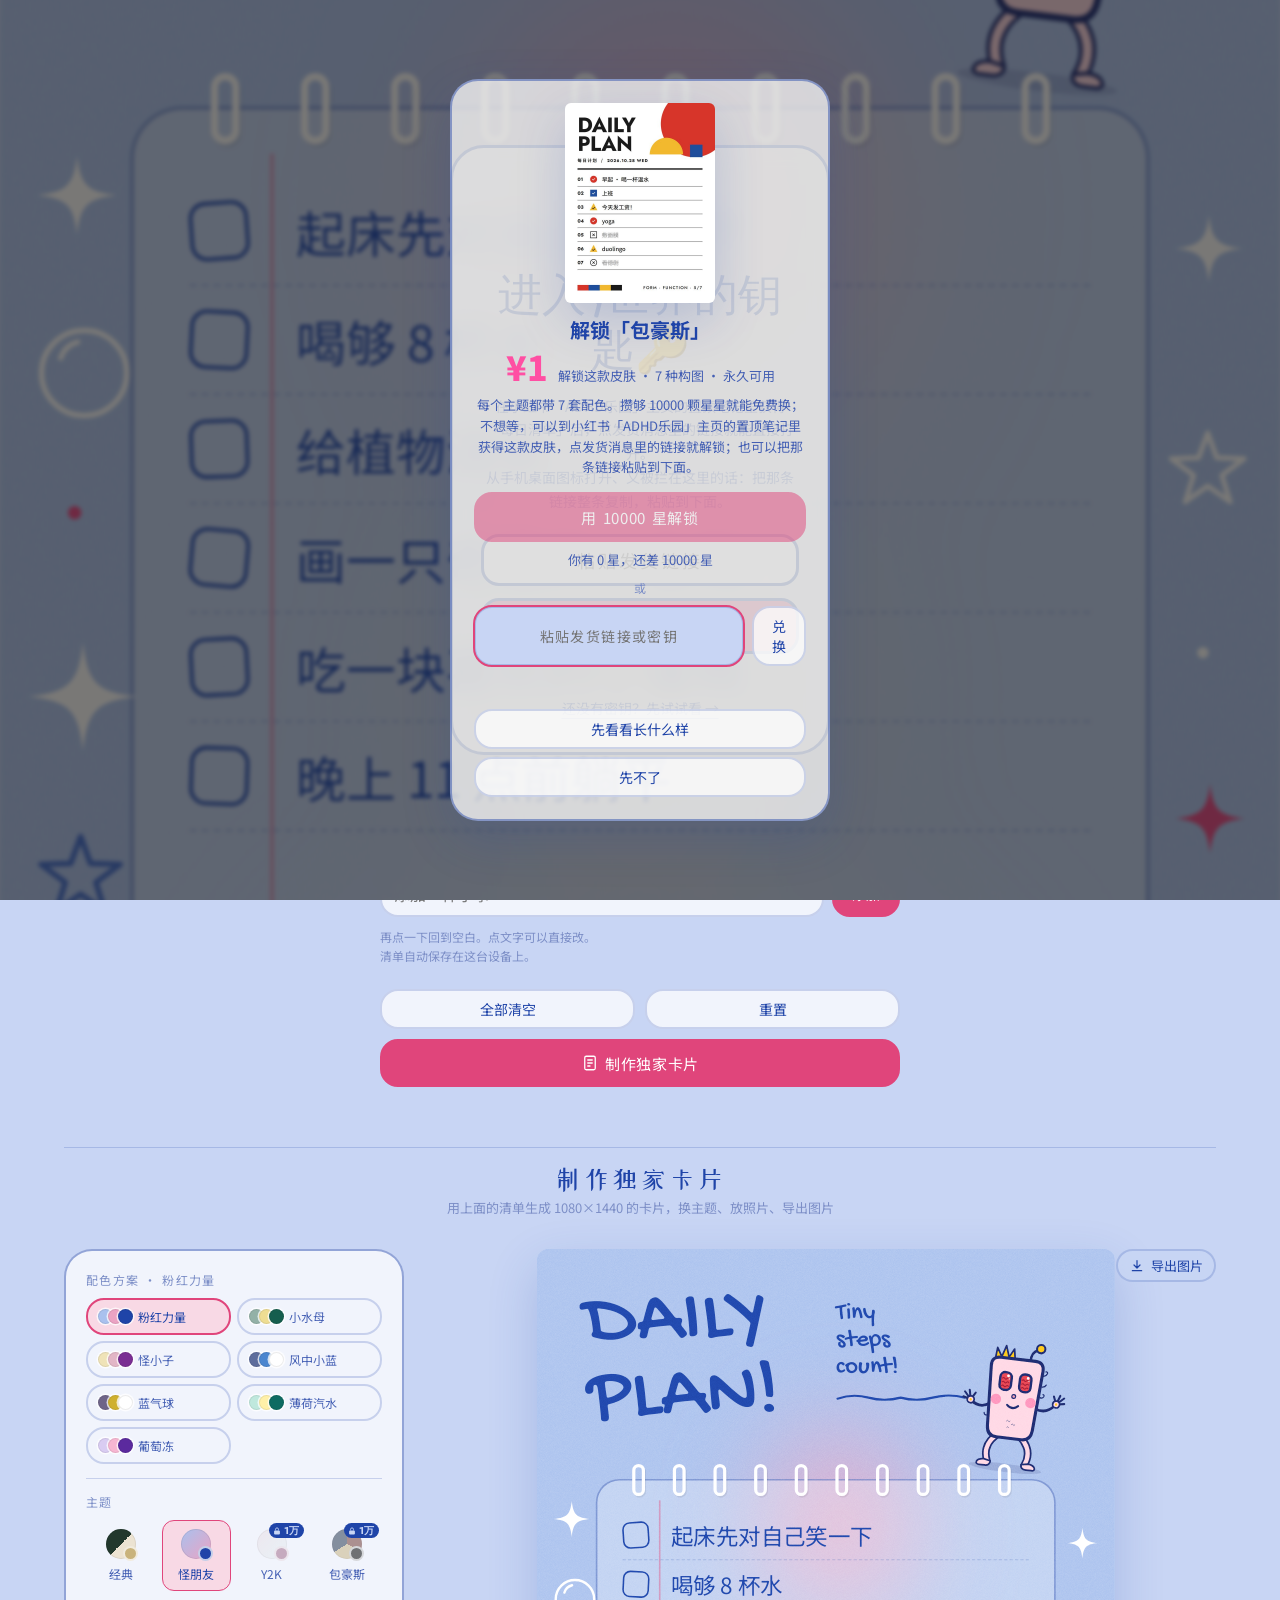
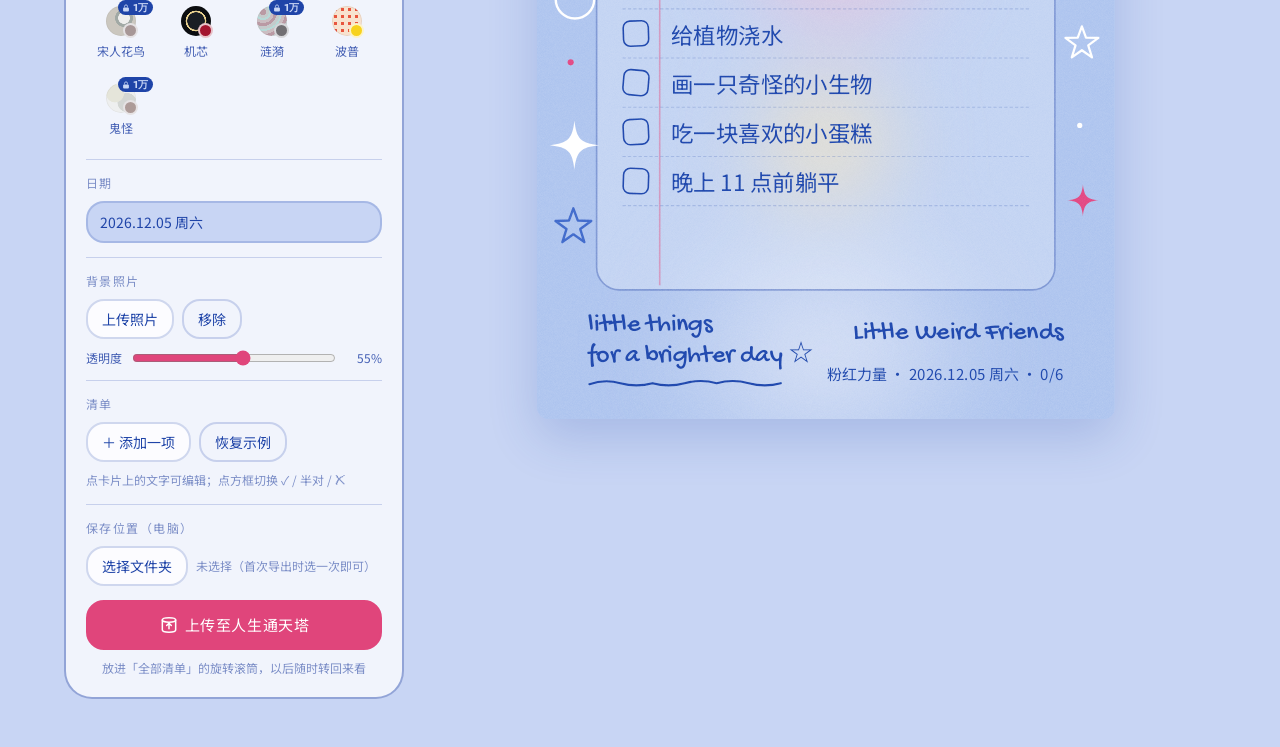
<file: p/bauhaus/index.html>
<!doctype html><html lang="zh-CN"><head><meta charset="utf-8">
<meta name="viewport" content="width=device-width,initial-scale=1">
<title>每日计划 · 包豪斯</title>
<meta http-equiv="refresh" content="0;url=../../?theme=bauhaus#today">
<script>
  /* 以前装过的单款离线缓存先注销，再跳到总版 */
  if ("serviceWorker" in navigator) navigator.serviceWorker.getRegistrations().then((rs) => rs.forEach((r) => { if (r.scope.includes("/p/")) r.unregister(); }));
  location.replace("../../?theme=bauhaus#today");
</script></head><body><p>正在前往 <a href="../../?theme=bauhaus#today">每日计划 · Y世界</a>…</p></body></html>
</file>
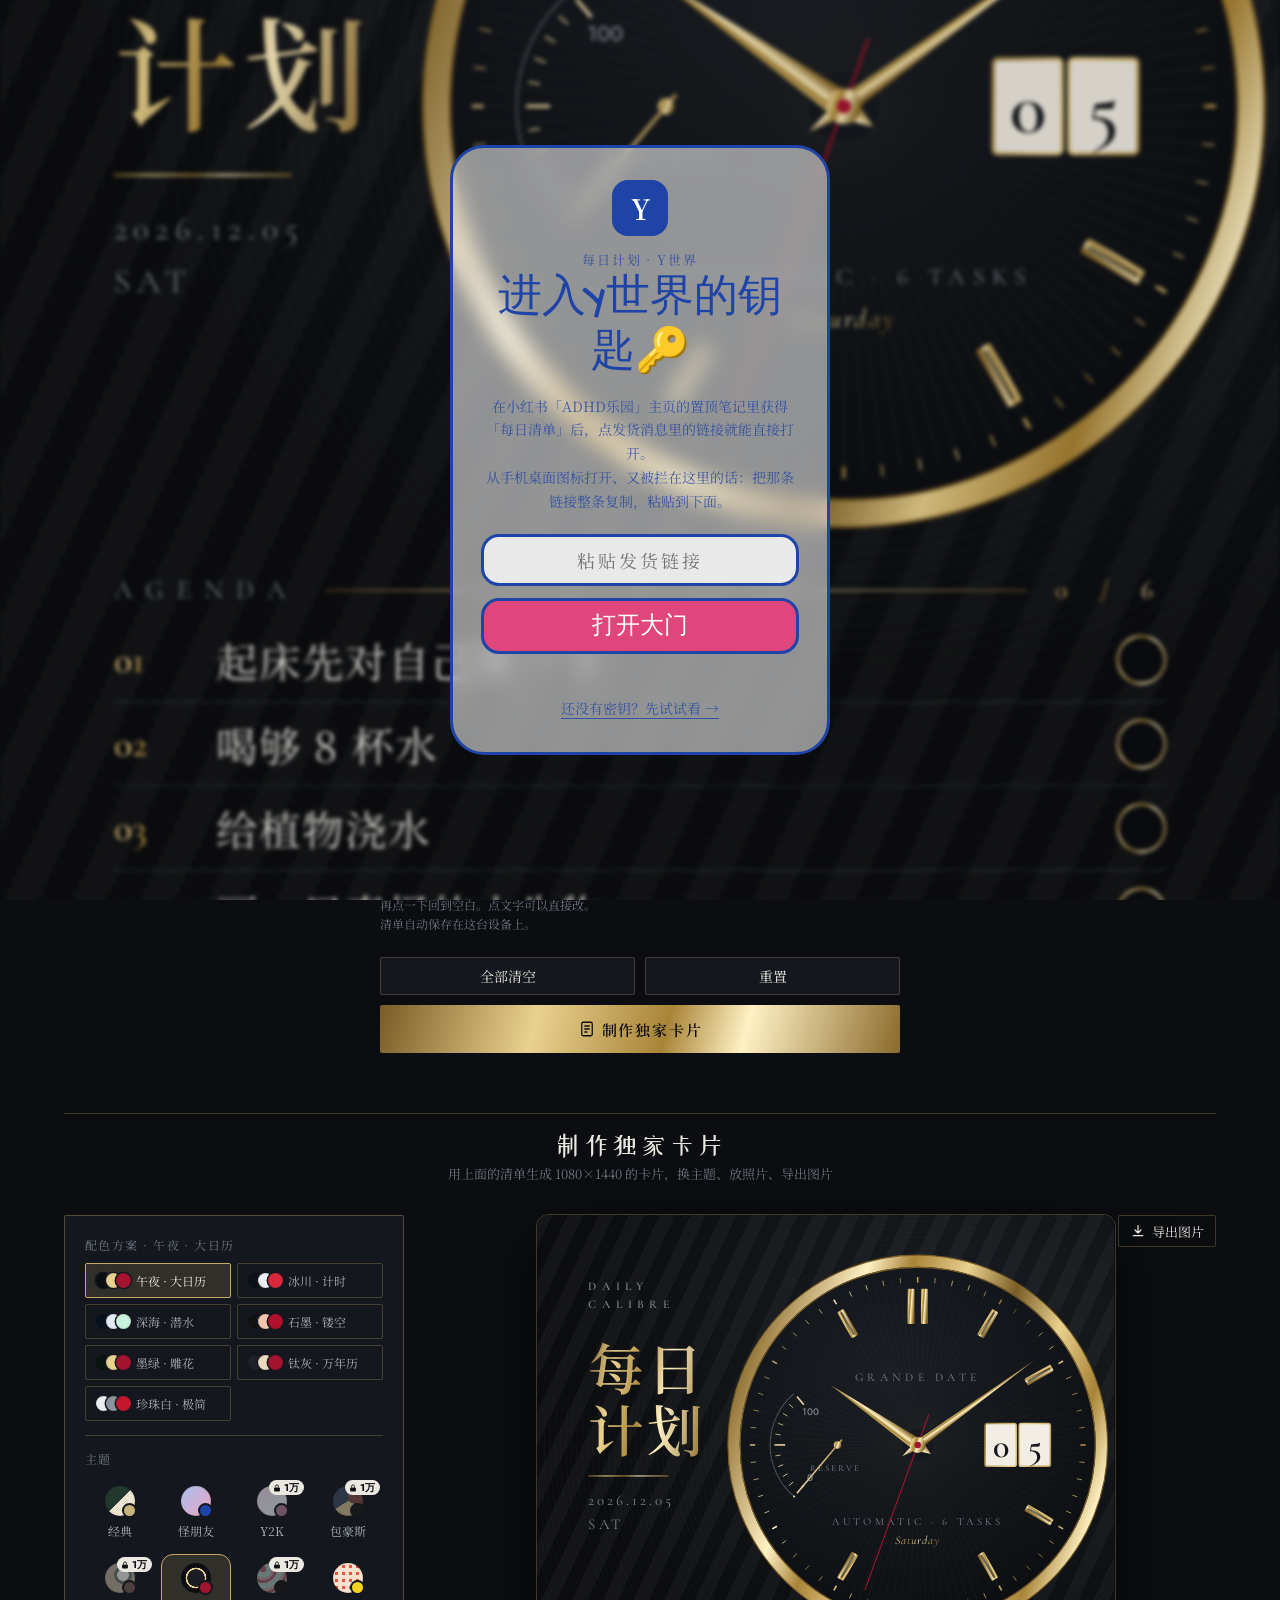
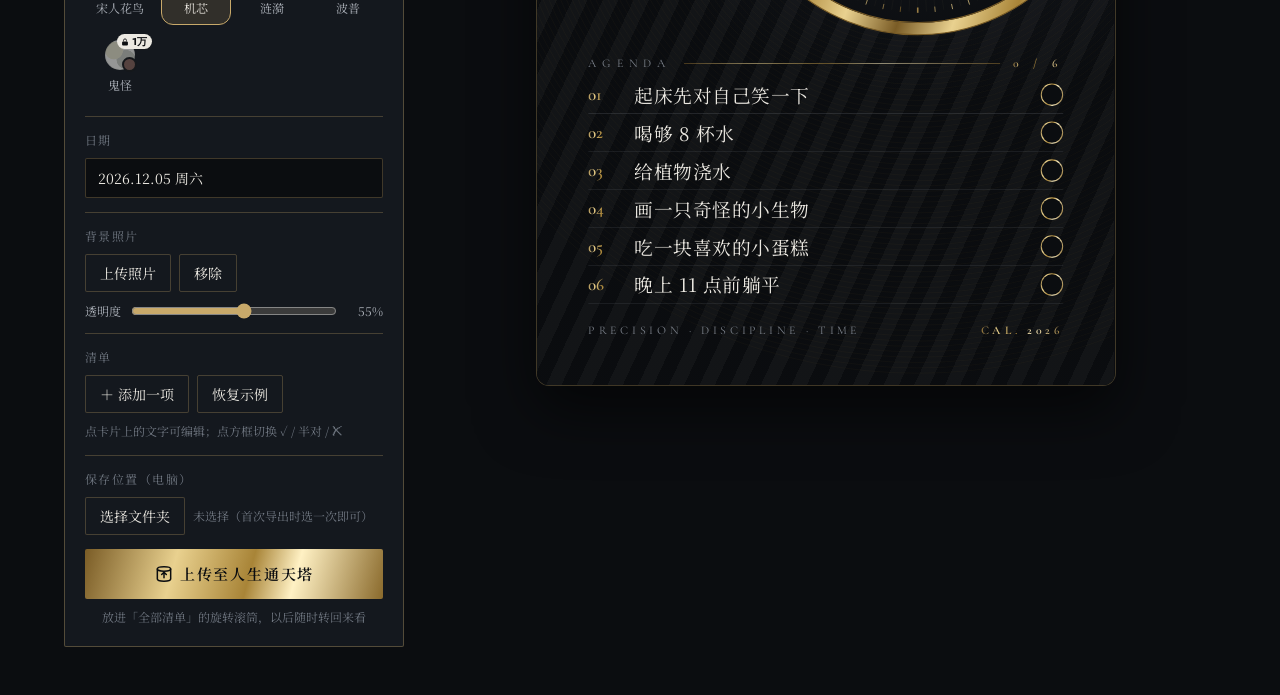
<file: p/calibre/index.html>
<!doctype html><html lang="zh-CN"><head><meta charset="utf-8">
<meta name="viewport" content="width=device-width,initial-scale=1">
<title>每日计划 · 机芯</title>
<meta http-equiv="refresh" content="0;url=../../?theme=business#today">
<script>
  /* 以前装过的单款离线缓存先注销，再跳到总版 */
  if ("serviceWorker" in navigator) navigator.serviceWorker.getRegistrations().then((rs) => rs.forEach((r) => { if (r.scope.includes("/p/")) r.unregister(); }));
  location.replace("../../?theme=business#today");
</script></head><body><p>正在前往 <a href="../../?theme=business#today">每日计划 · Y世界</a>…</p></body></html>
</file>
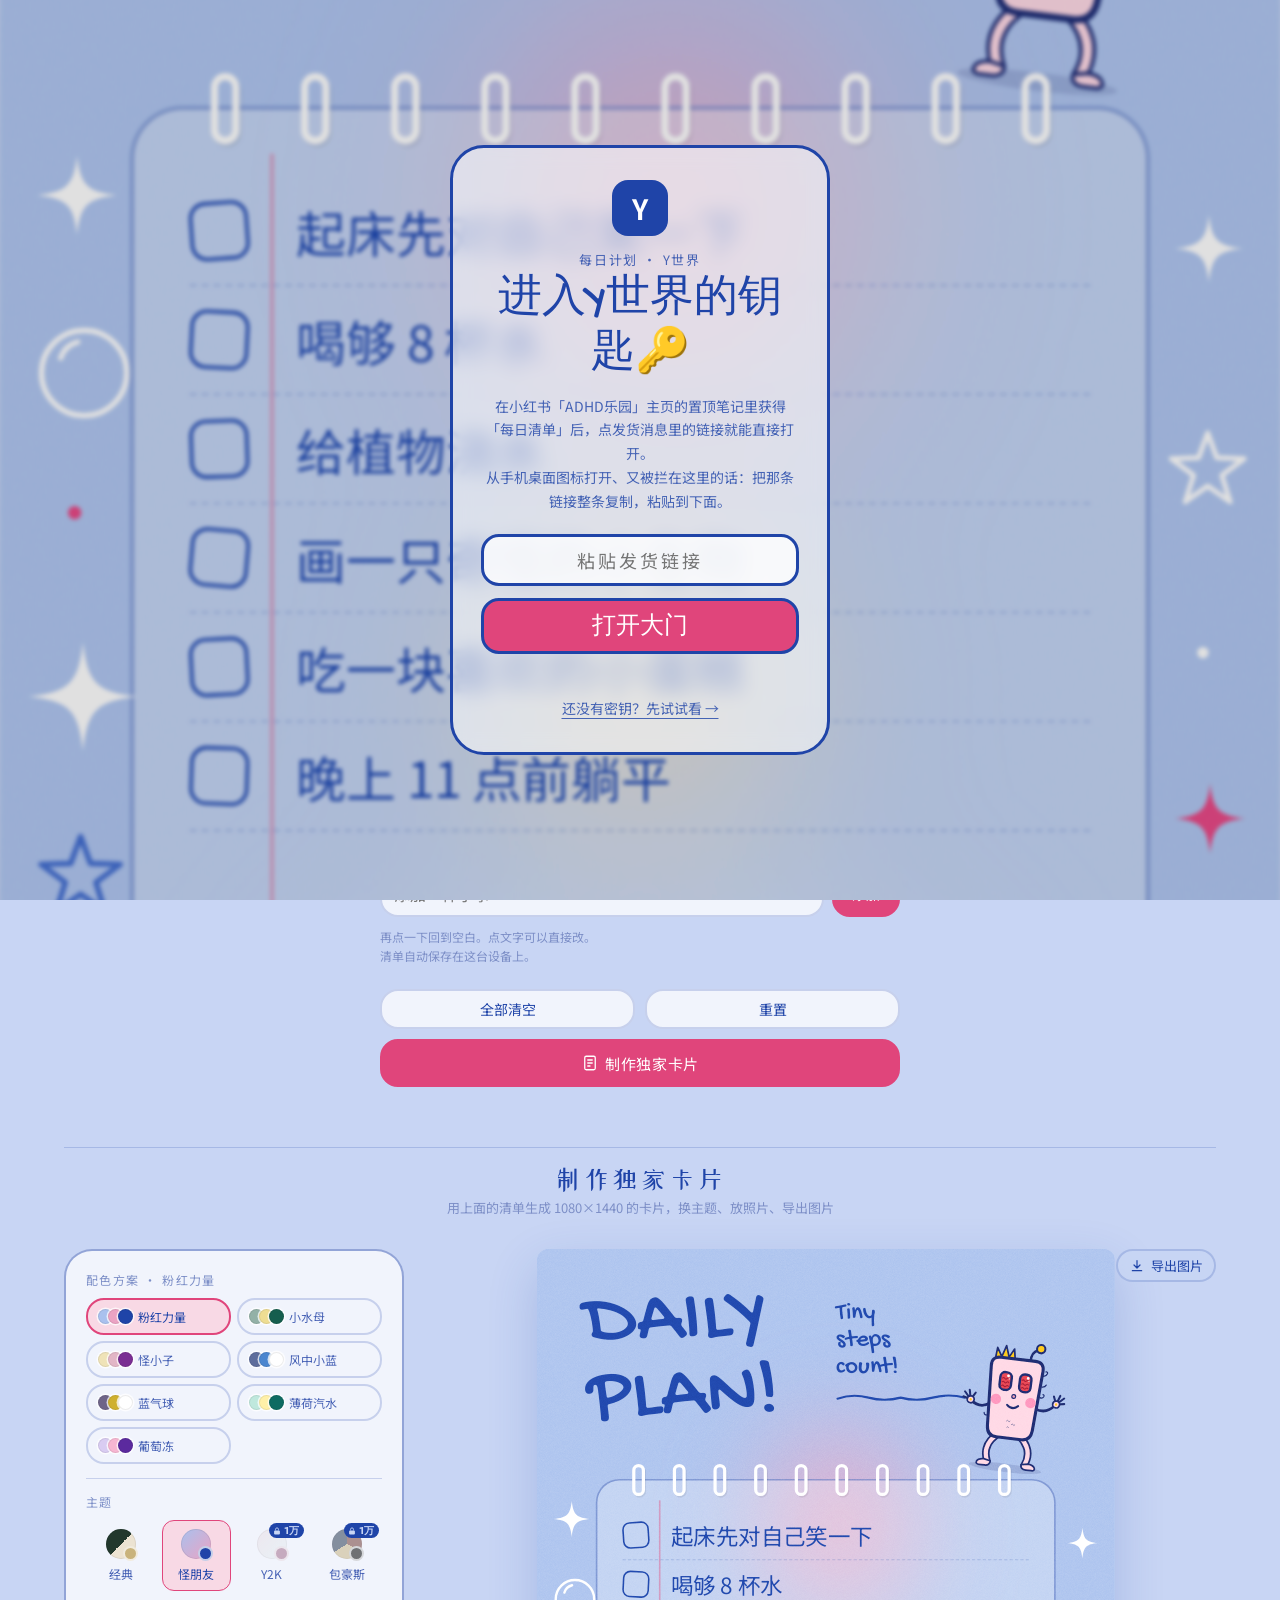
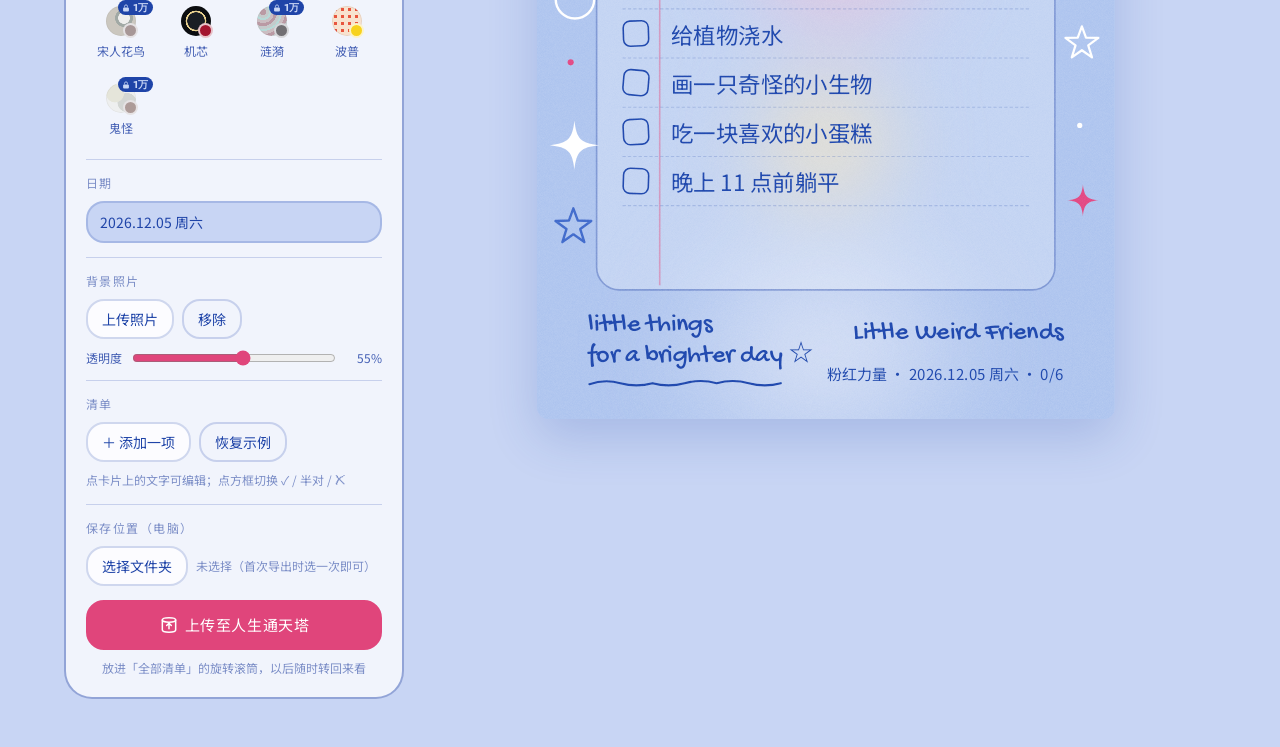
<file: p/classic/index.html>
<!doctype html><html lang="zh-CN"><head><meta charset="utf-8">
<meta name="viewport" content="width=device-width,initial-scale=1">
<title>每日计划 · 经典</title>
<meta http-equiv="refresh" content="0;url=../../#today">
<script>
  /* 以前装过的单款离线缓存先注销，再跳到总版 */
  if ("serviceWorker" in navigator) navigator.serviceWorker.getRegistrations().then((rs) => rs.forEach((r) => { if (r.scope.includes("/p/")) r.unregister(); }));
  location.replace("../../#today");
</script></head><body><p>正在前往 <a href="../../#today">每日计划 · Y世界</a>…</p></body></html>
</file>
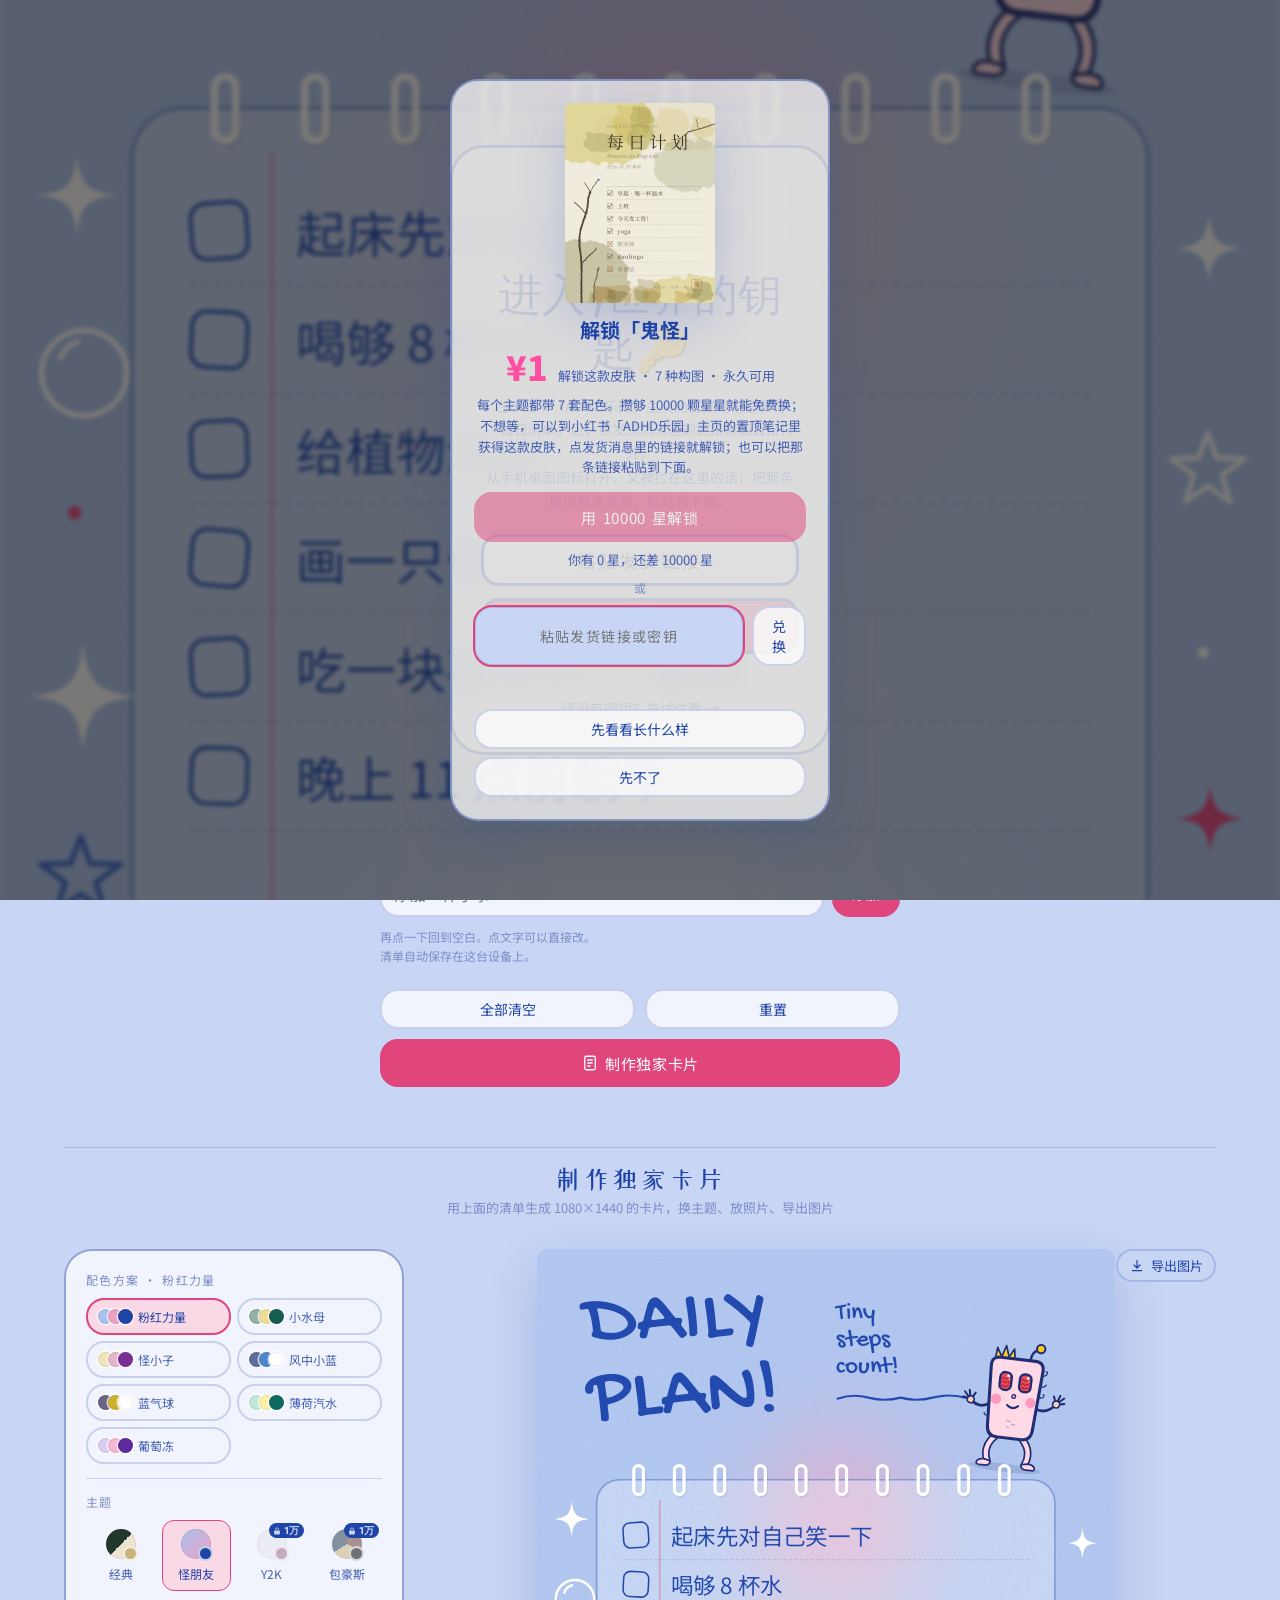
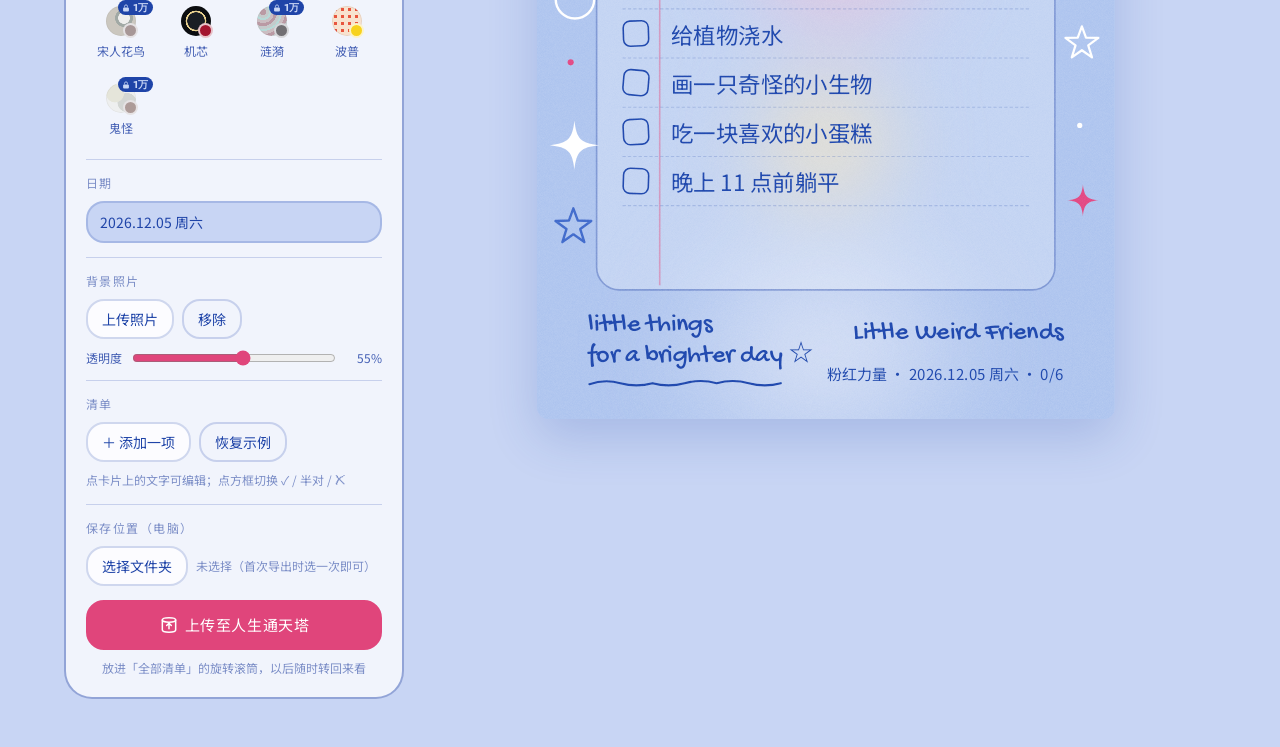
<file: p/guai/index.html>
<!doctype html><html lang="zh-CN"><head><meta charset="utf-8">
<meta name="viewport" content="width=device-width,initial-scale=1">
<title>每日计划 · 鬼怪</title>
<meta http-equiv="refresh" content="0;url=../../?theme=guai#today">
<script>
  /* 以前装过的单款离线缓存先注销，再跳到总版 */
  if ("serviceWorker" in navigator) navigator.serviceWorker.getRegistrations().then((rs) => rs.forEach((r) => { if (r.scope.includes("/p/")) r.unregister(); }));
  location.replace("../../?theme=guai#today");
</script></head><body><p>正在前往 <a href="../../?theme=guai#today">每日计划 · Y世界</a>…</p></body></html>
</file>
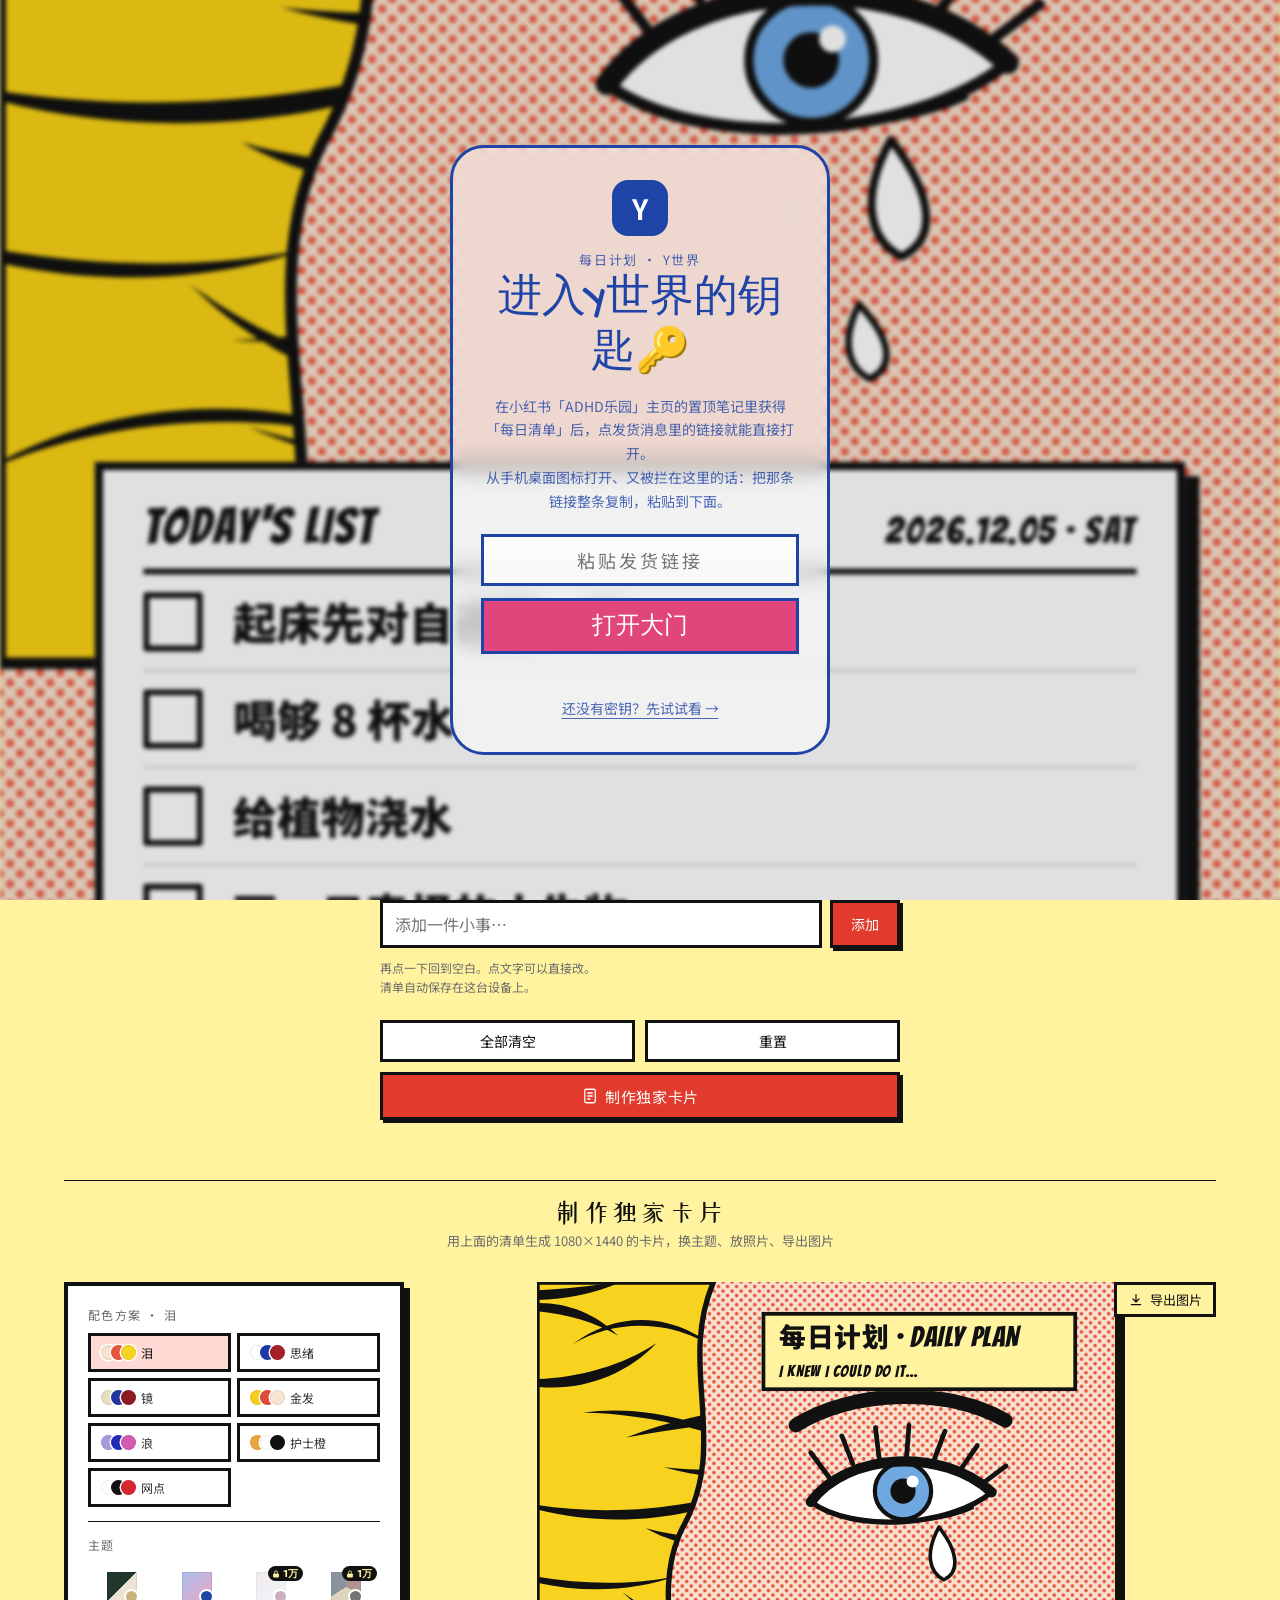
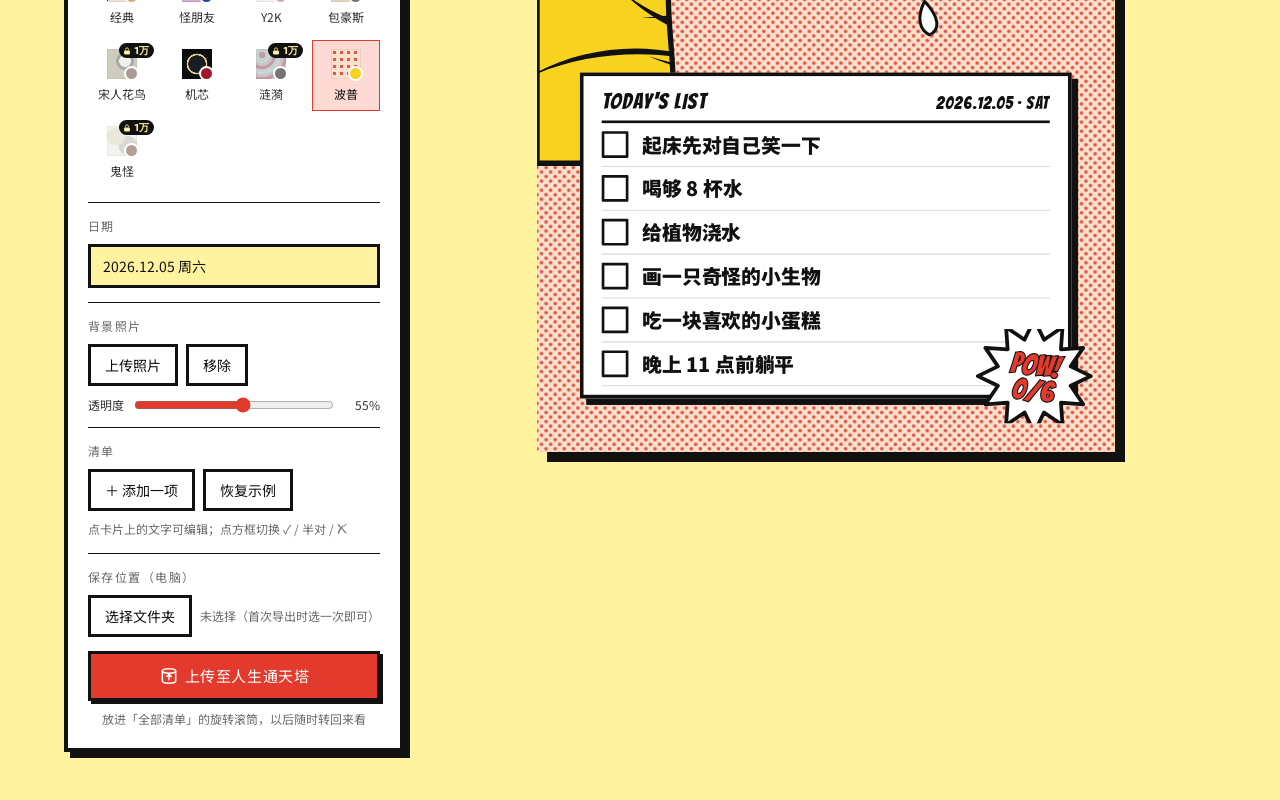
<file: p/pop/index.html>
<!doctype html><html lang="zh-CN"><head><meta charset="utf-8">
<meta name="viewport" content="width=device-width,initial-scale=1">
<title>每日计划 · 波普网点</title>
<meta http-equiv="refresh" content="0;url=../../?theme=comic#today">
<script>
  /* 以前装过的单款离线缓存先注销，再跳到总版 */
  if ("serviceWorker" in navigator) navigator.serviceWorker.getRegistrations().then((rs) => rs.forEach((r) => { if (r.scope.includes("/p/")) r.unregister(); }));
  location.replace("../../?theme=comic#today");
</script></head><body><p>正在前往 <a href="../../?theme=comic#today">每日计划 · Y世界</a>…</p></body></html>
</file>
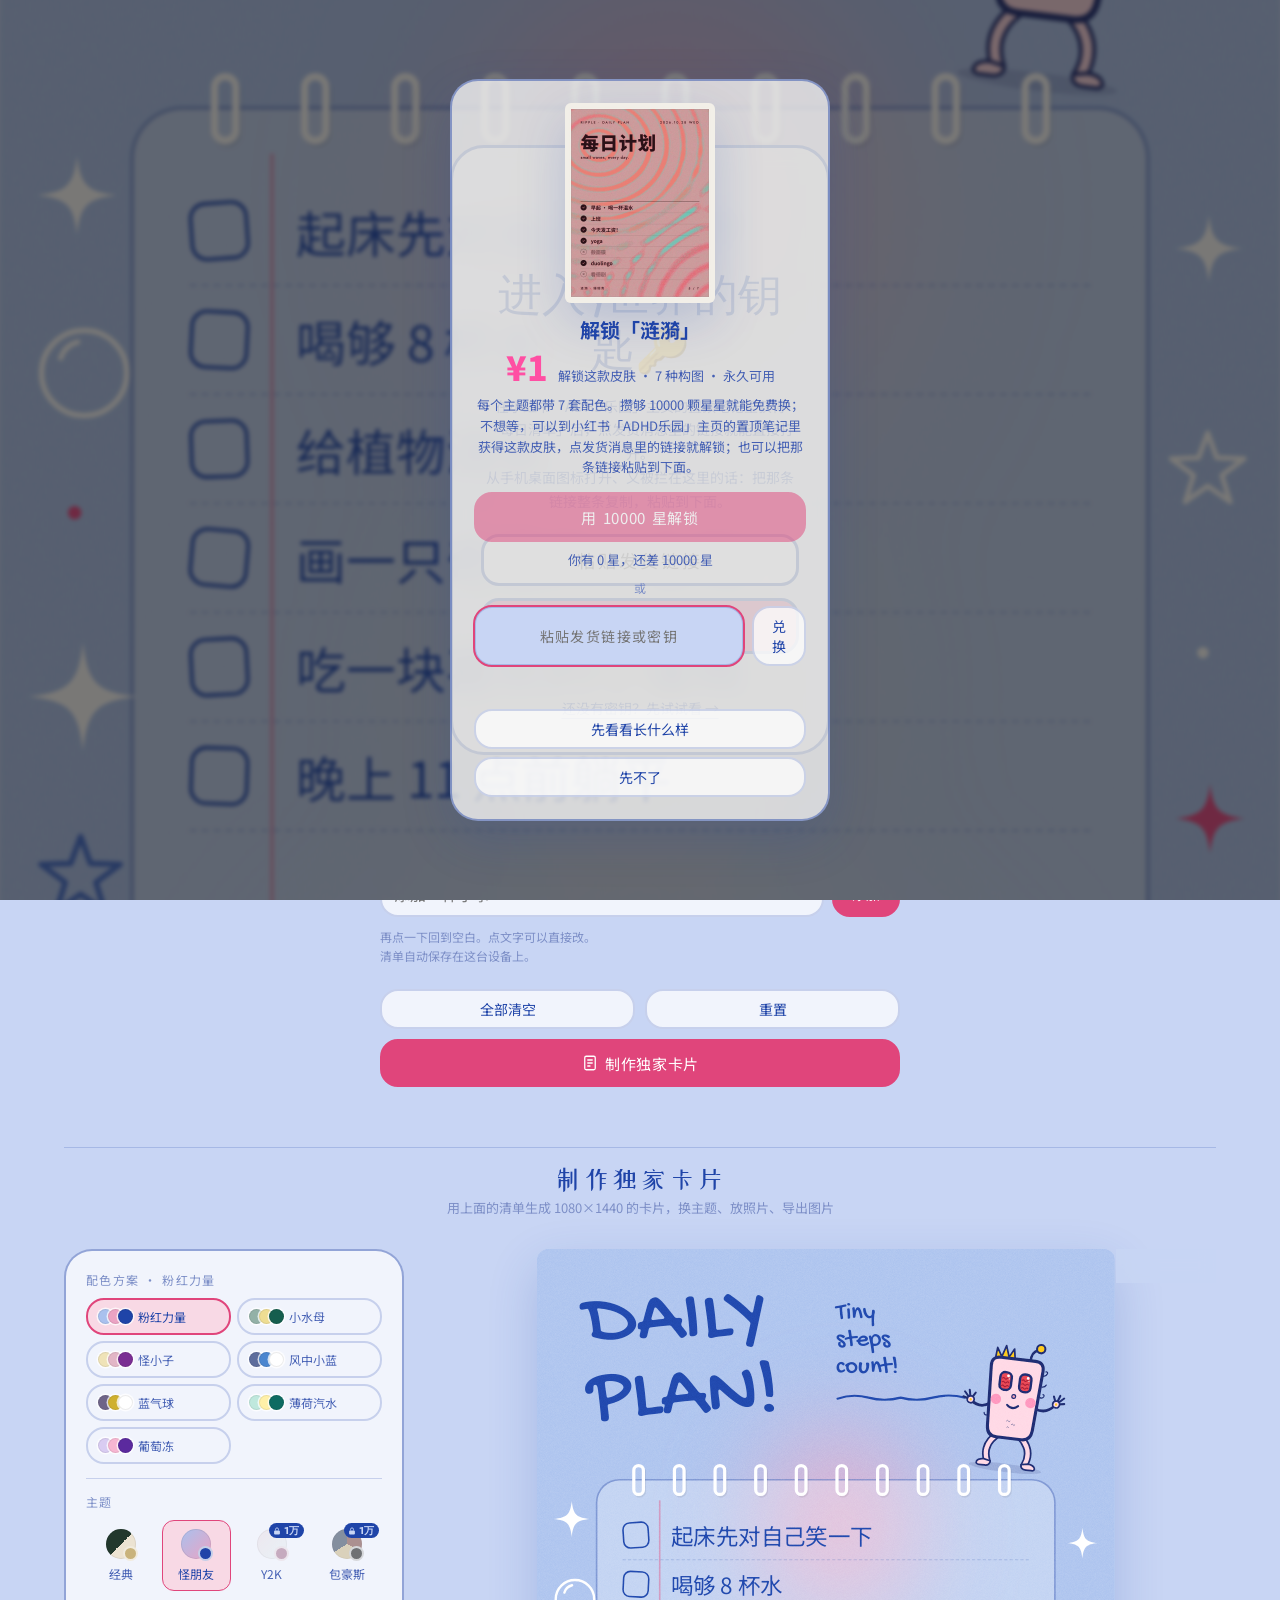
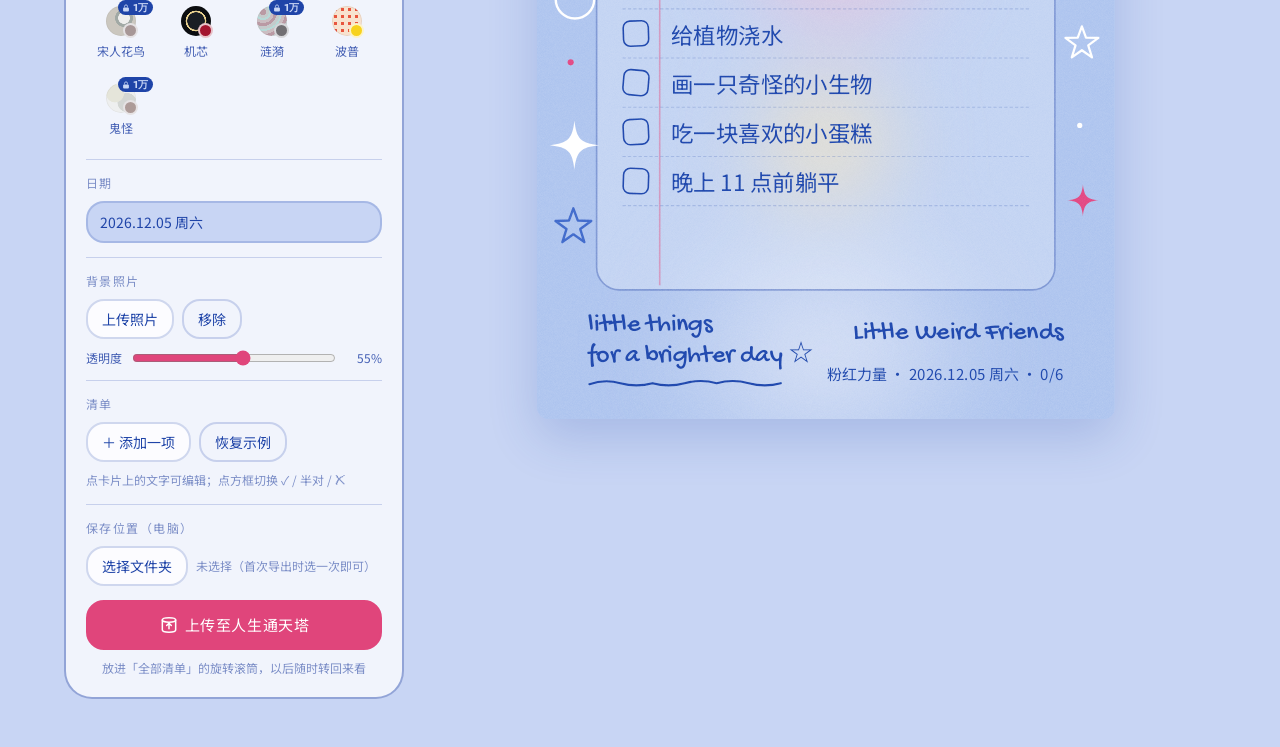
<file: p/ripple/index.html>
<!doctype html><html lang="zh-CN"><head><meta charset="utf-8">
<meta name="viewport" content="width=device-width,initial-scale=1">
<title>每日计划 · 涟漪</title>
<meta http-equiv="refresh" content="0;url=../../?theme=autumn#today">
<script>
  /* 以前装过的单款离线缓存先注销，再跳到总版 */
  if ("serviceWorker" in navigator) navigator.serviceWorker.getRegistrations().then((rs) => rs.forEach((r) => { if (r.scope.includes("/p/")) r.unregister(); }));
  location.replace("../../?theme=autumn#today");
</script></head><body><p>正在前往 <a href="../../?theme=autumn#today">每日计划 · Y世界</a>…</p></body></html>
</file>
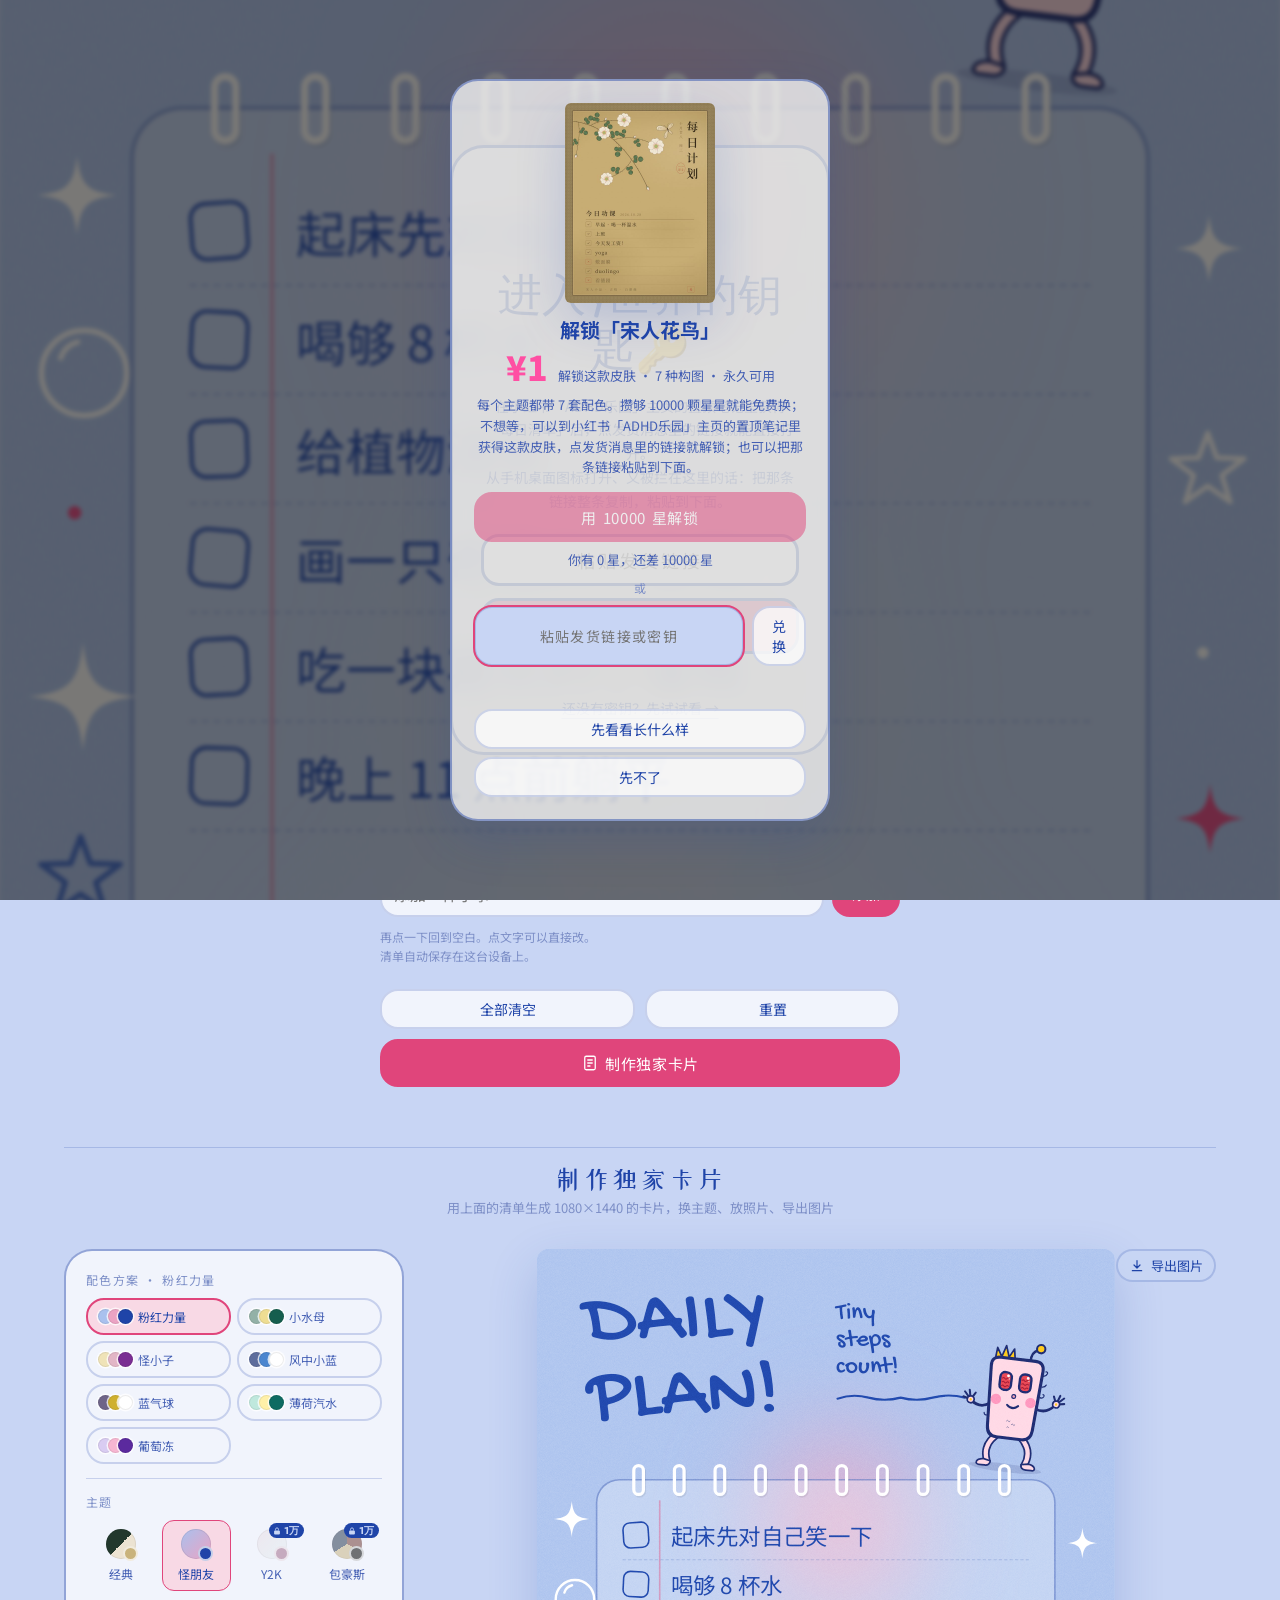
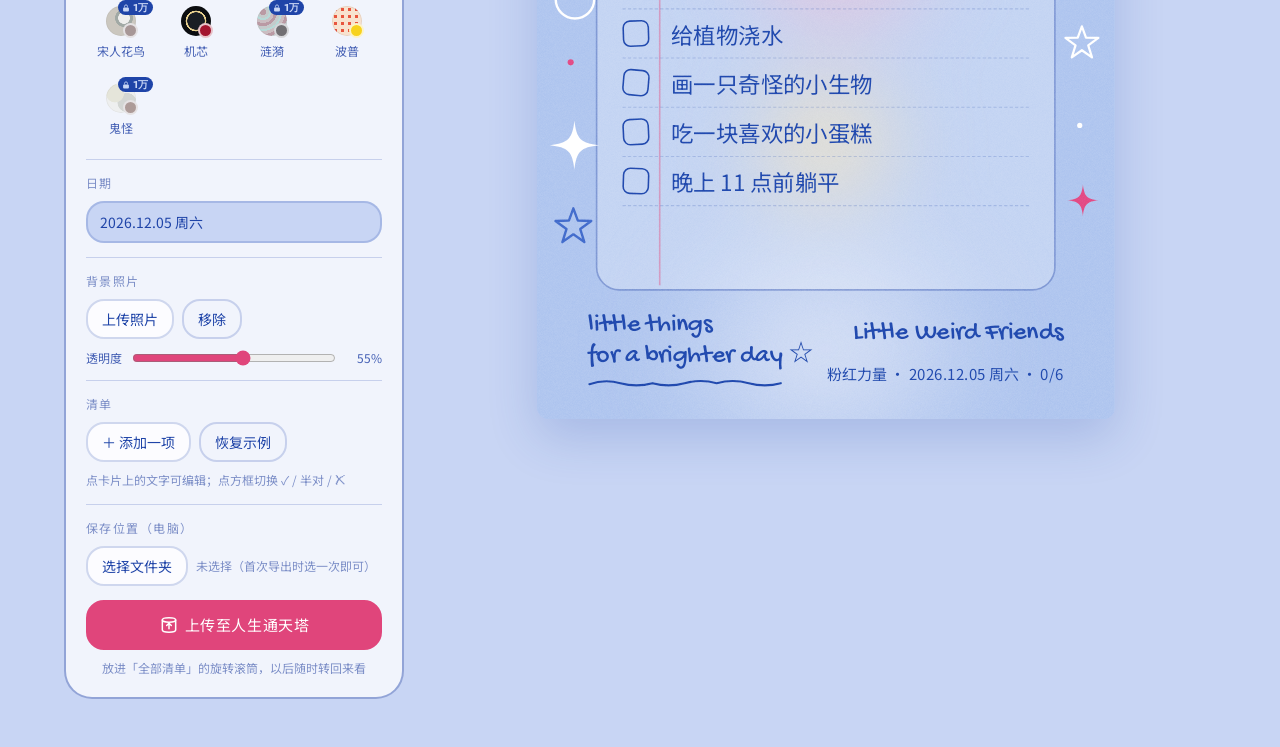
<file: p/songhua/index.html>
<!doctype html><html lang="zh-CN"><head><meta charset="utf-8">
<meta name="viewport" content="width=device-width,initial-scale=1">
<title>每日计划 · 宋人花鸟</title>
<meta http-equiv="refresh" content="0;url=../../?theme=songyuan#today">
<script>
  /* 以前装过的单款离线缓存先注销，再跳到总版 */
  if ("serviceWorker" in navigator) navigator.serviceWorker.getRegistrations().then((rs) => rs.forEach((r) => { if (r.scope.includes("/p/")) r.unregister(); }));
  location.replace("../../?theme=songyuan#today");
</script></head><body><p>正在前往 <a href="../../?theme=songyuan#today">每日计划 · Y世界</a>…</p></body></html>
</file>
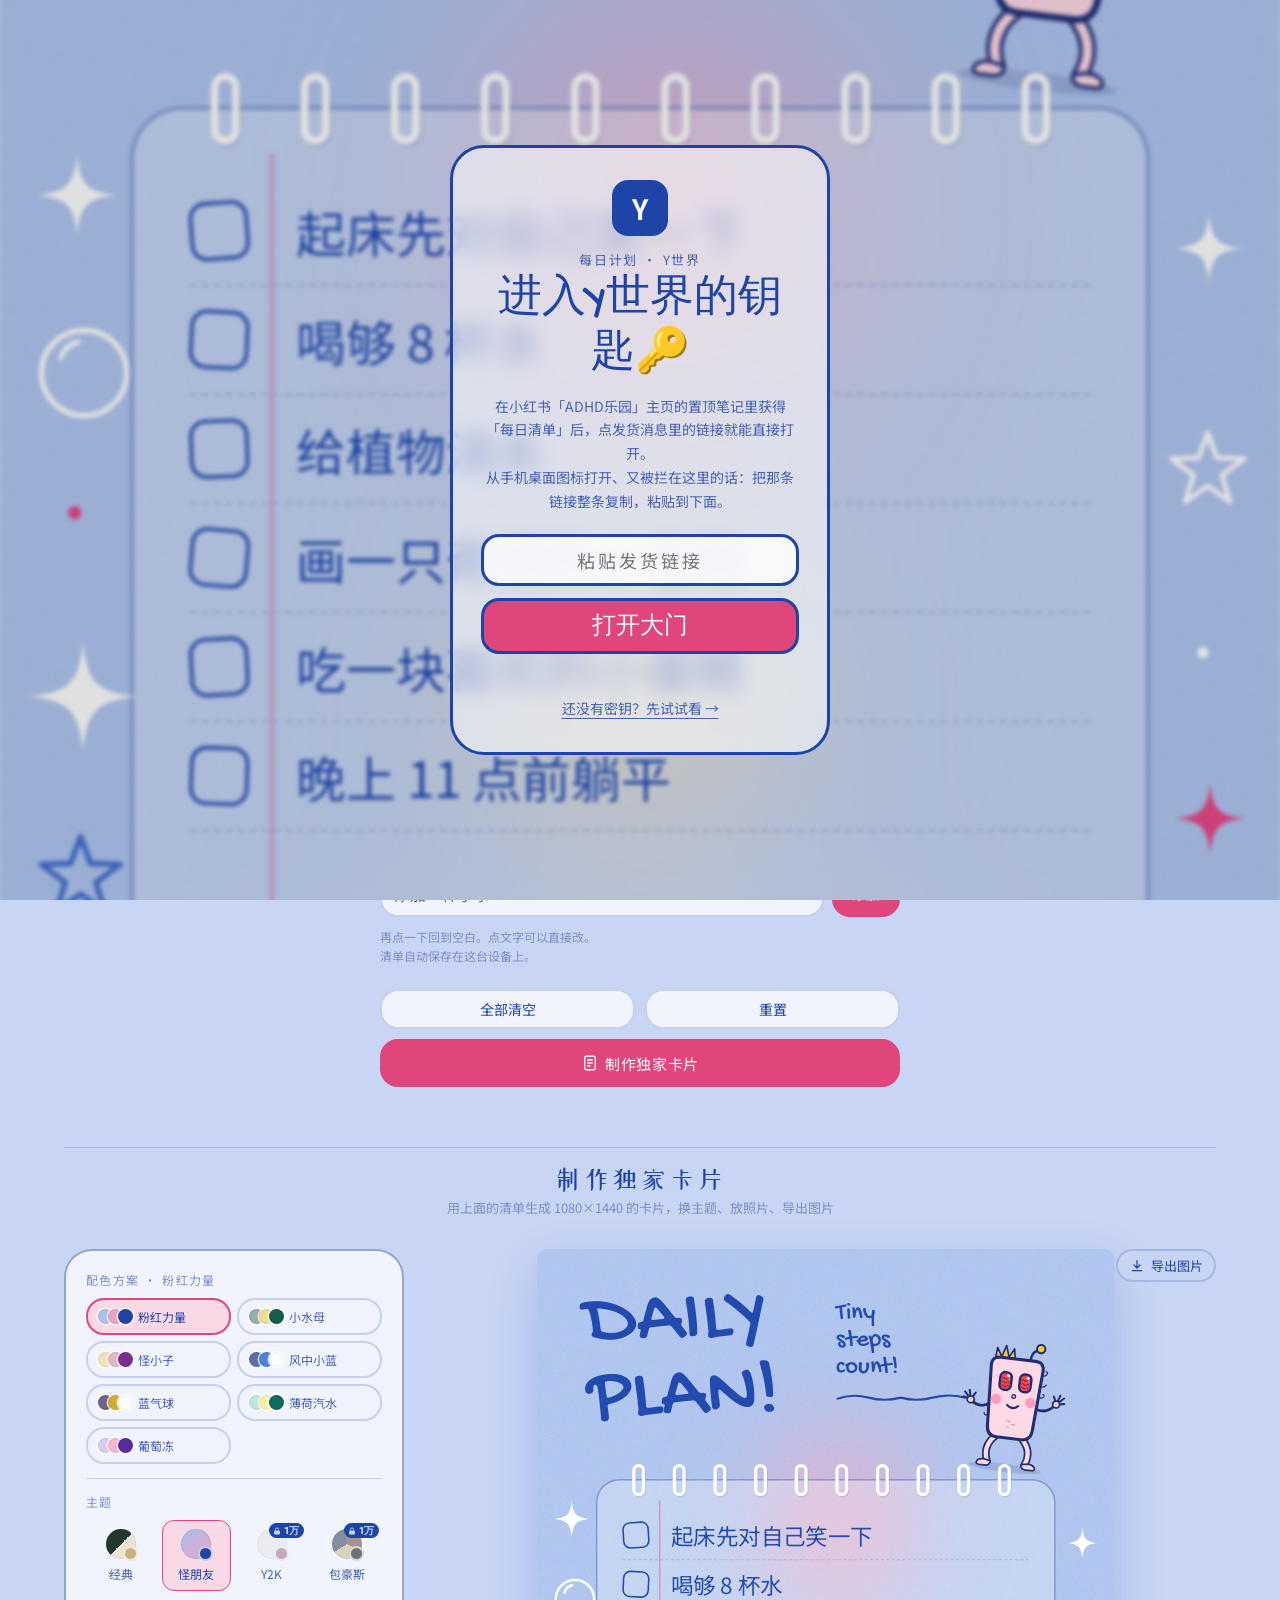
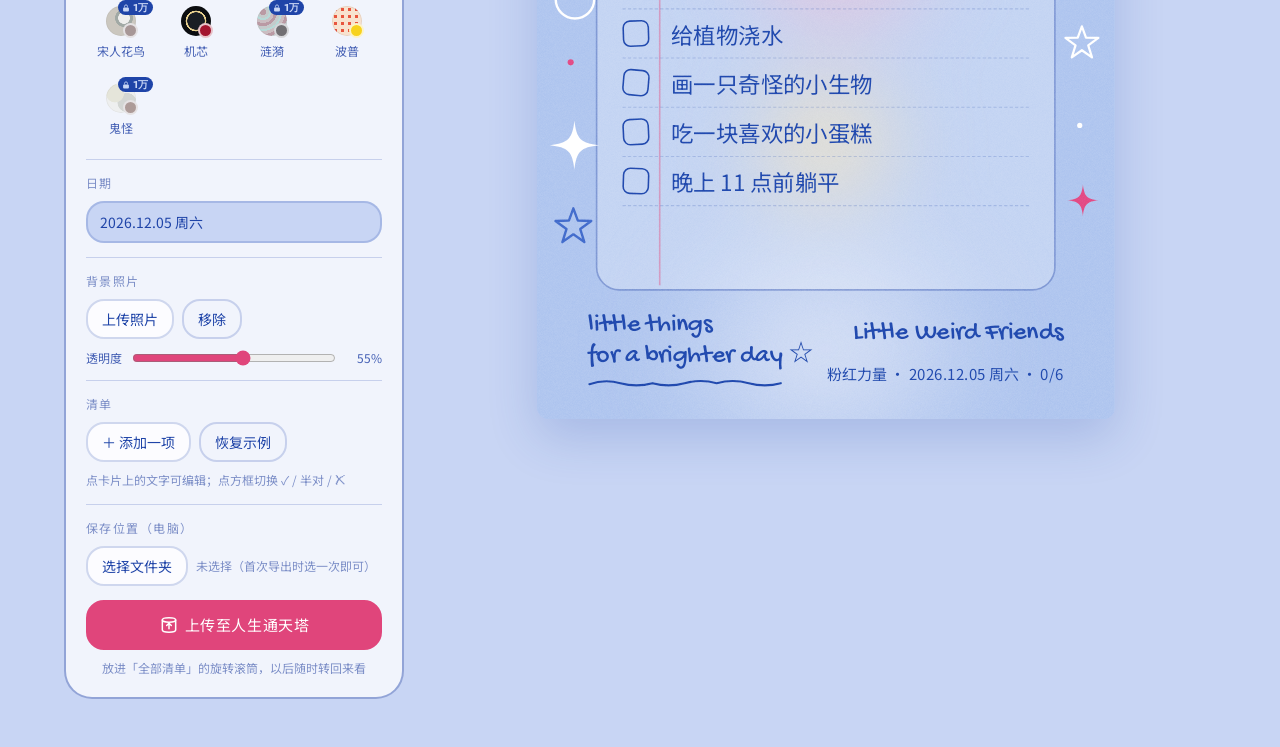
<file: p/weird/index.html>
<!doctype html><html lang="zh-CN"><head><meta charset="utf-8">
<meta name="viewport" content="width=device-width,initial-scale=1">
<title>每日计划 · Little Weird Friends</title>
<meta http-equiv="refresh" content="0;url=../../?theme=lwf#today">
<script>
  /* 以前装过的单款离线缓存先注销，再跳到总版 */
  if ("serviceWorker" in navigator) navigator.serviceWorker.getRegistrations().then((rs) => rs.forEach((r) => { if (r.scope.includes("/p/")) r.unregister(); }));
  location.replace("../../?theme=lwf#today");
</script></head><body><p>正在前往 <a href="../../?theme=lwf#today">每日计划 · Y世界</a>…</p></body></html>
</file>
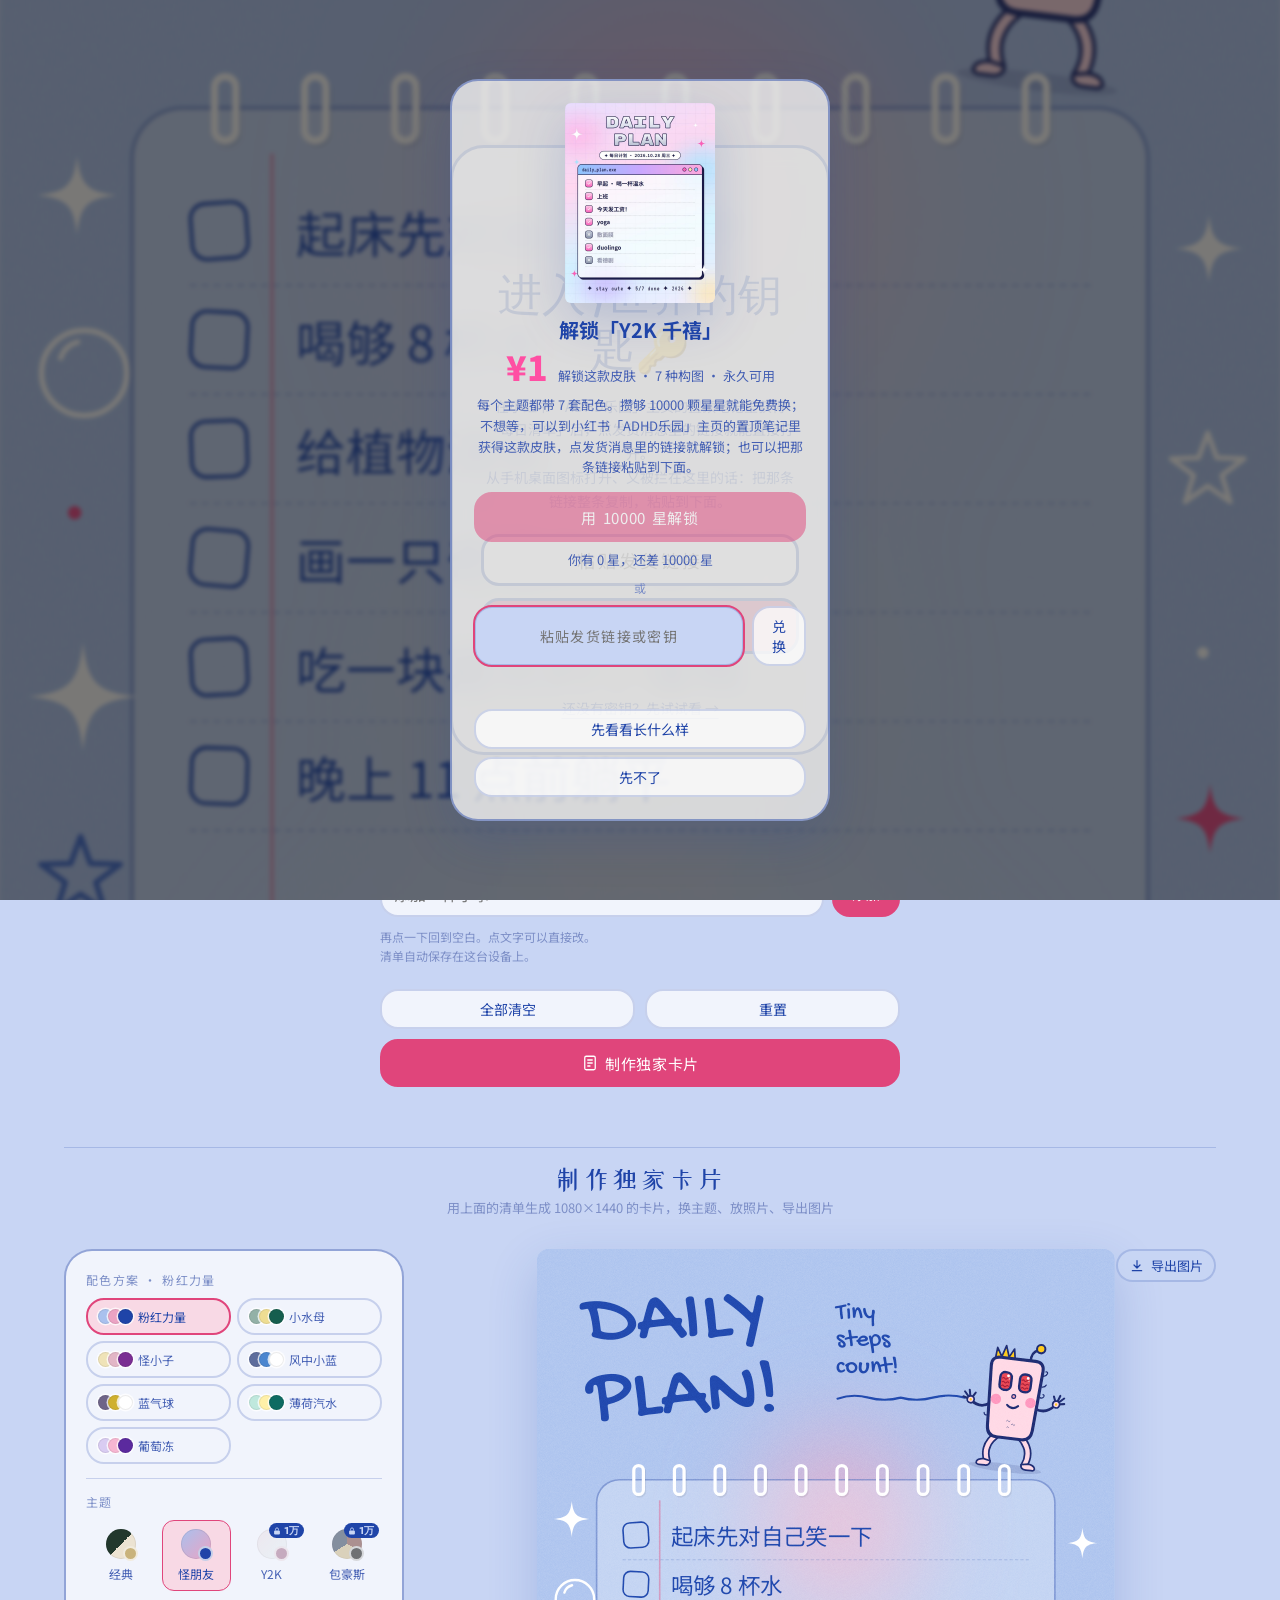
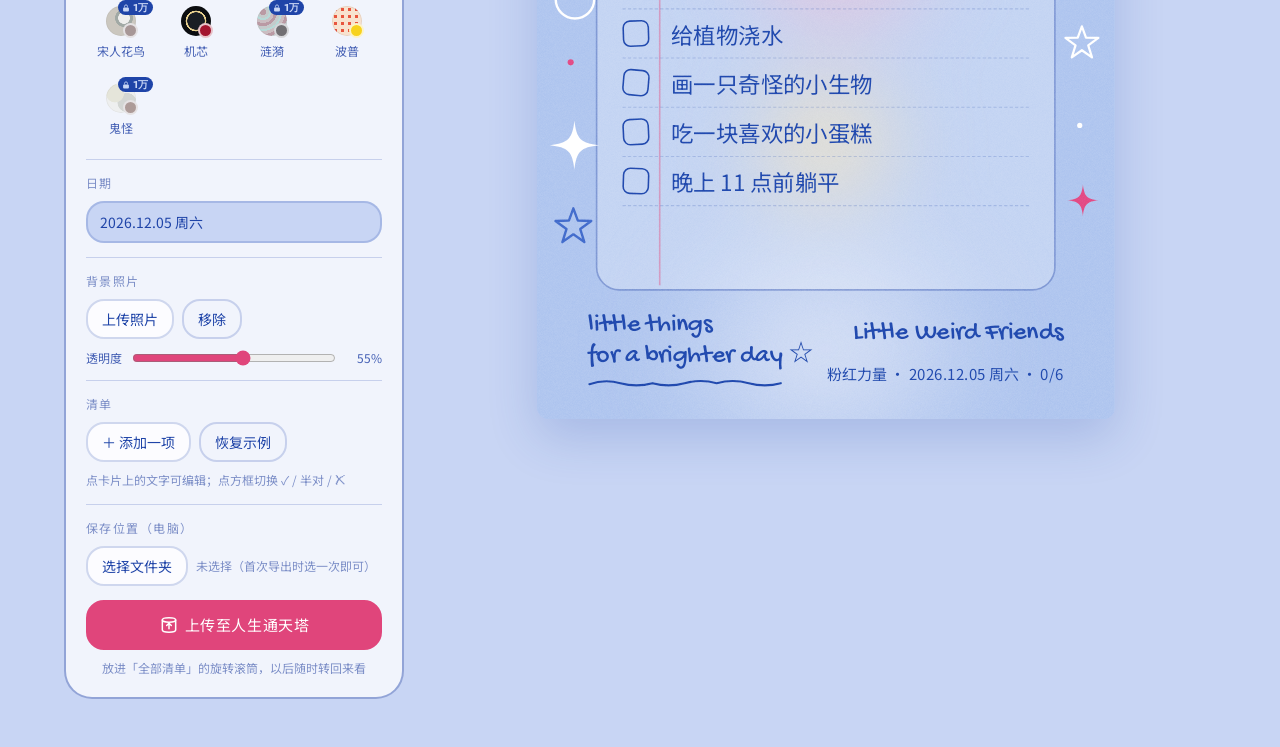
<file: p/y2k/index.html>
<!doctype html><html lang="zh-CN"><head><meta charset="utf-8">
<meta name="viewport" content="width=device-width,initial-scale=1">
<title>每日计划 · Y2K 千禧</title>
<meta http-equiv="refresh" content="0;url=../../?theme=y2k#today">
<script>
  /* 以前装过的单款离线缓存先注销，再跳到总版 */
  if ("serviceWorker" in navigator) navigator.serviceWorker.getRegistrations().then((rs) => rs.forEach((r) => { if (r.scope.includes("/p/")) r.unregister(); }));
  location.replace("../../?theme=y2k#today");
</script></head><body><p>正在前往 <a href="../../?theme=y2k#today">每日计划 · Y世界</a>…</p></body></html>
</file>
